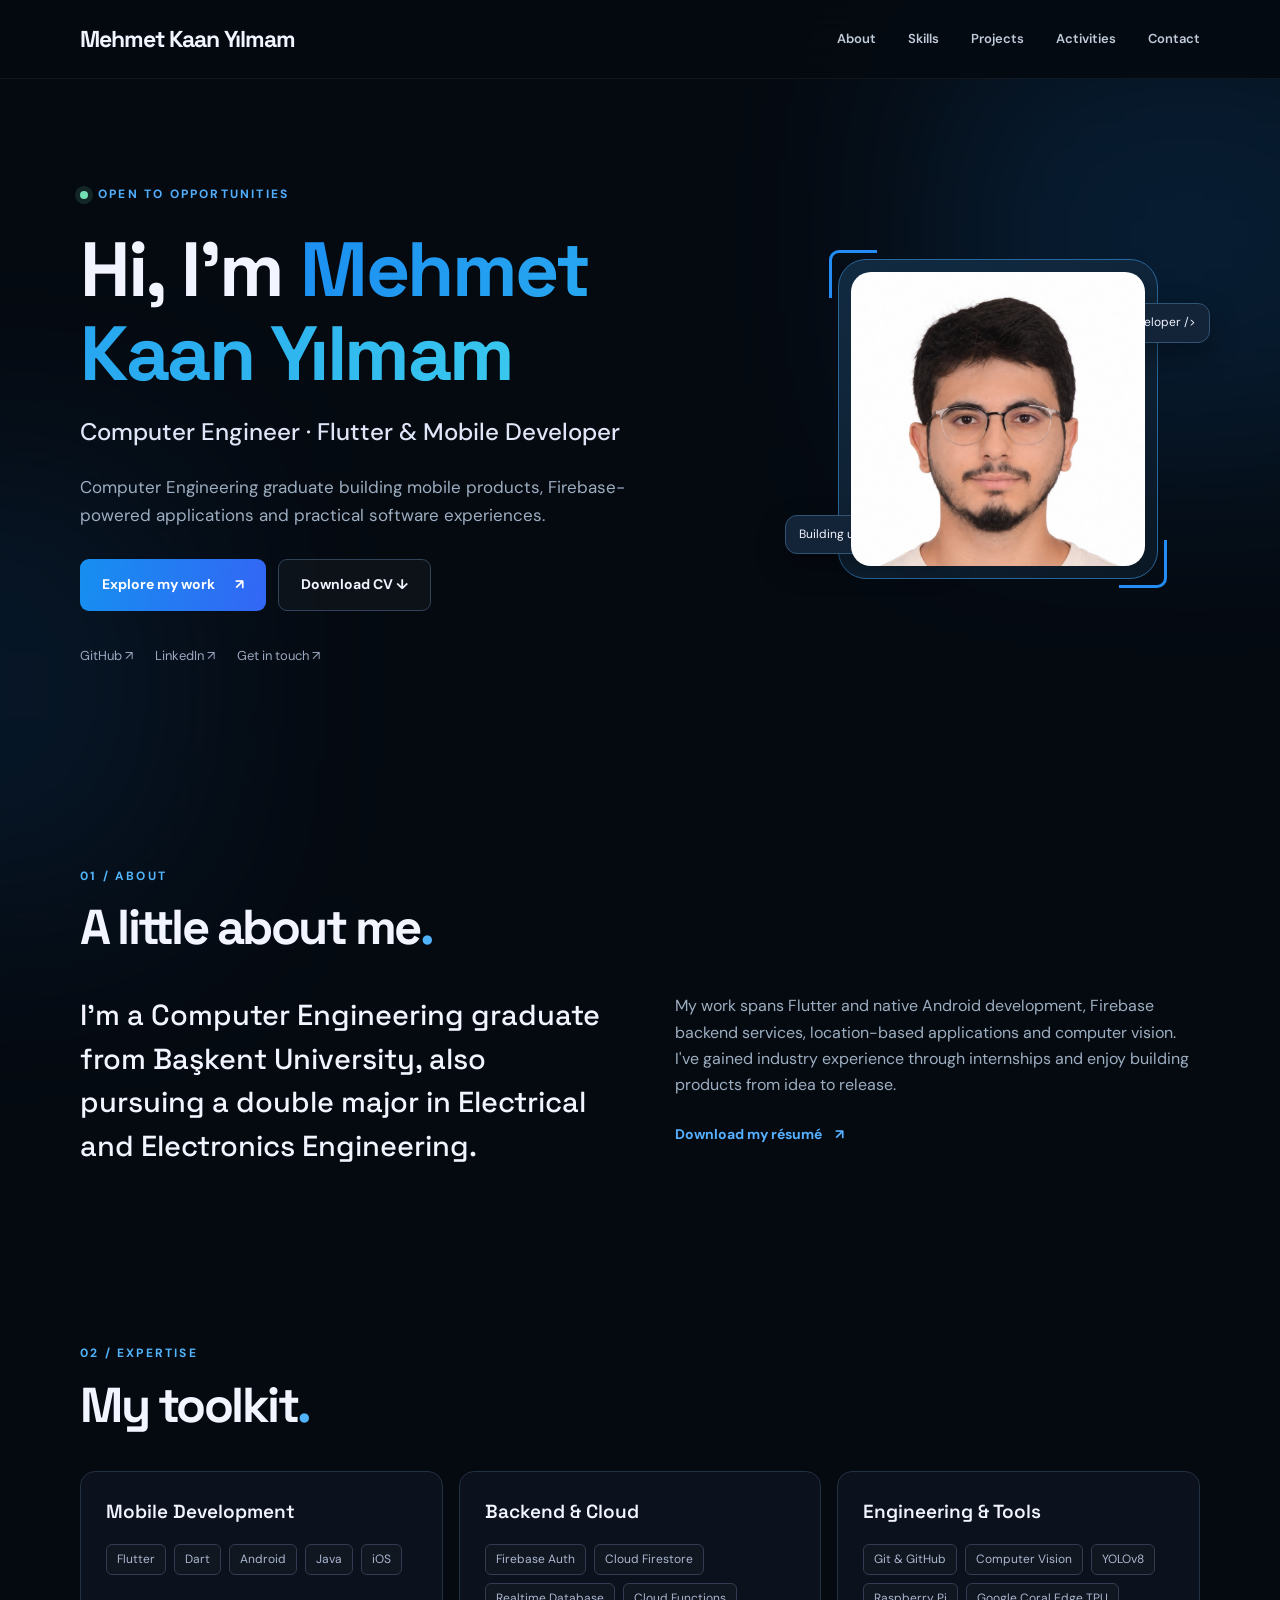
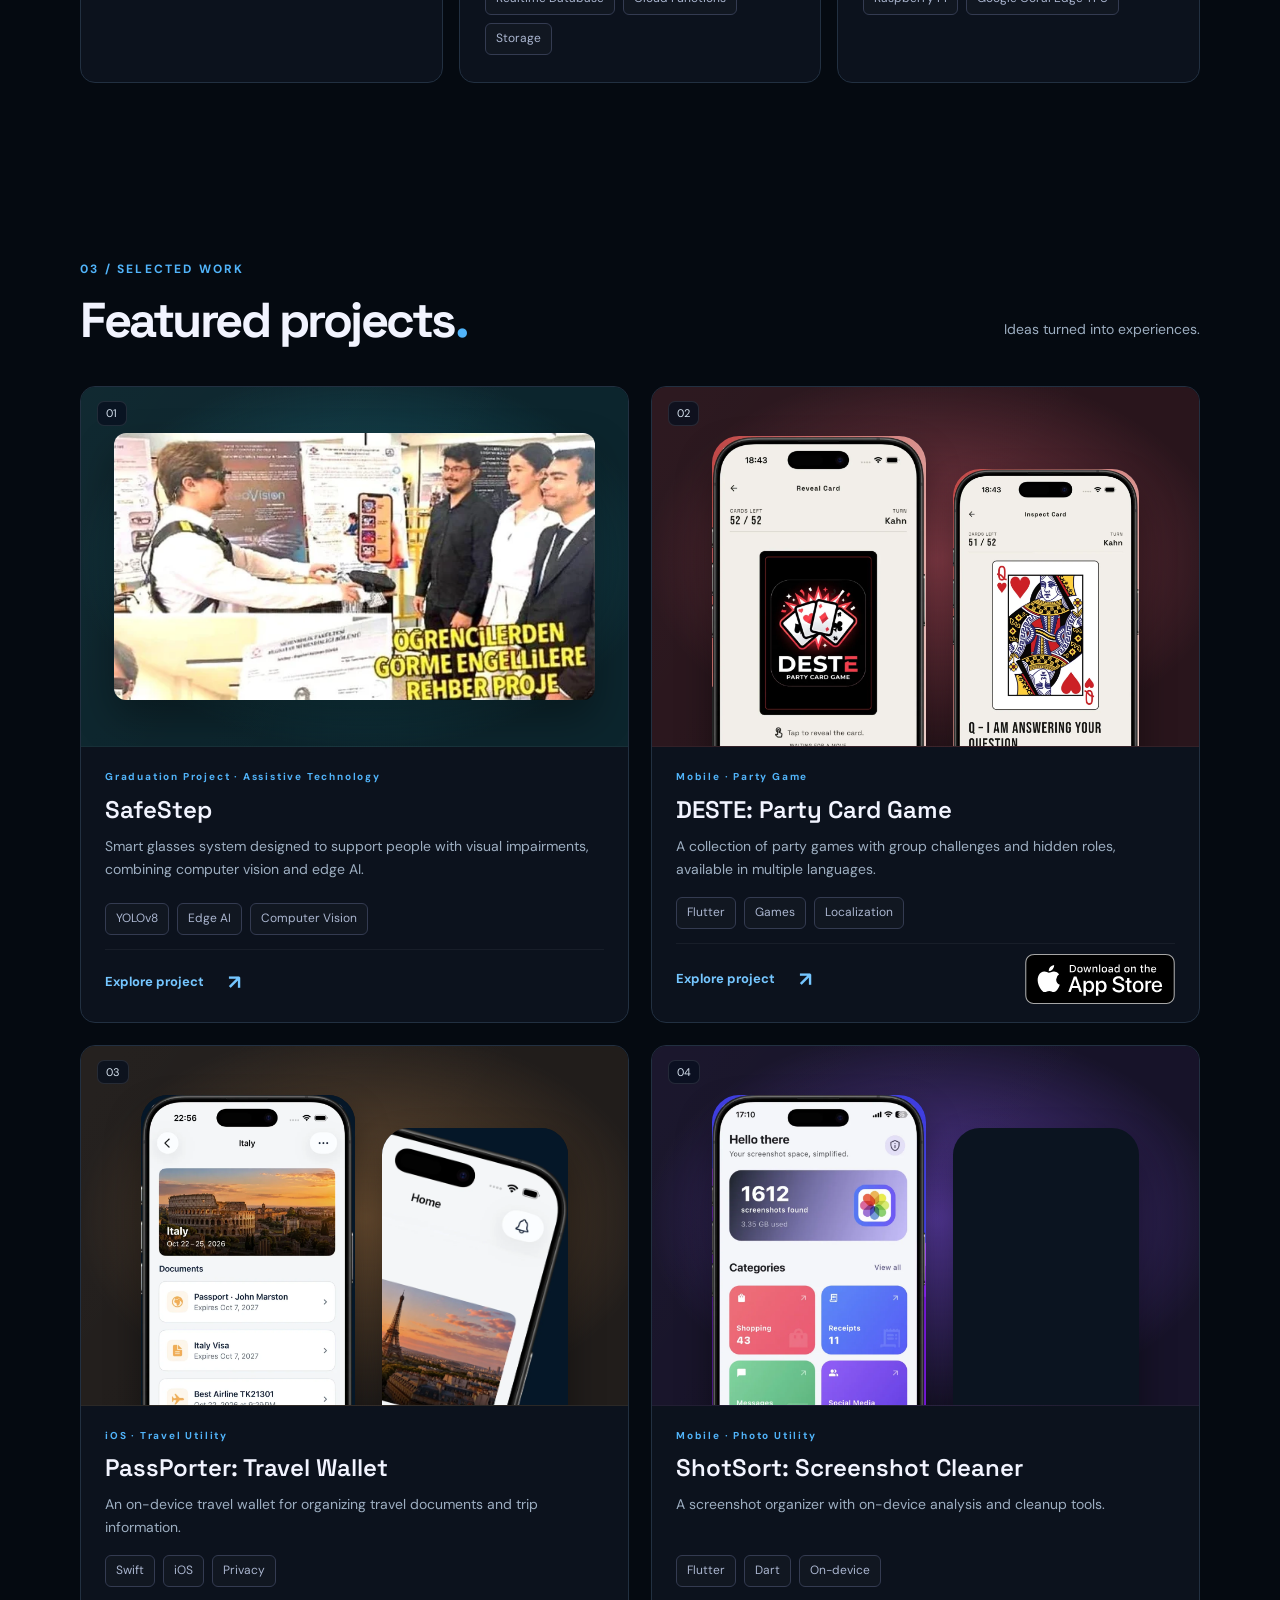
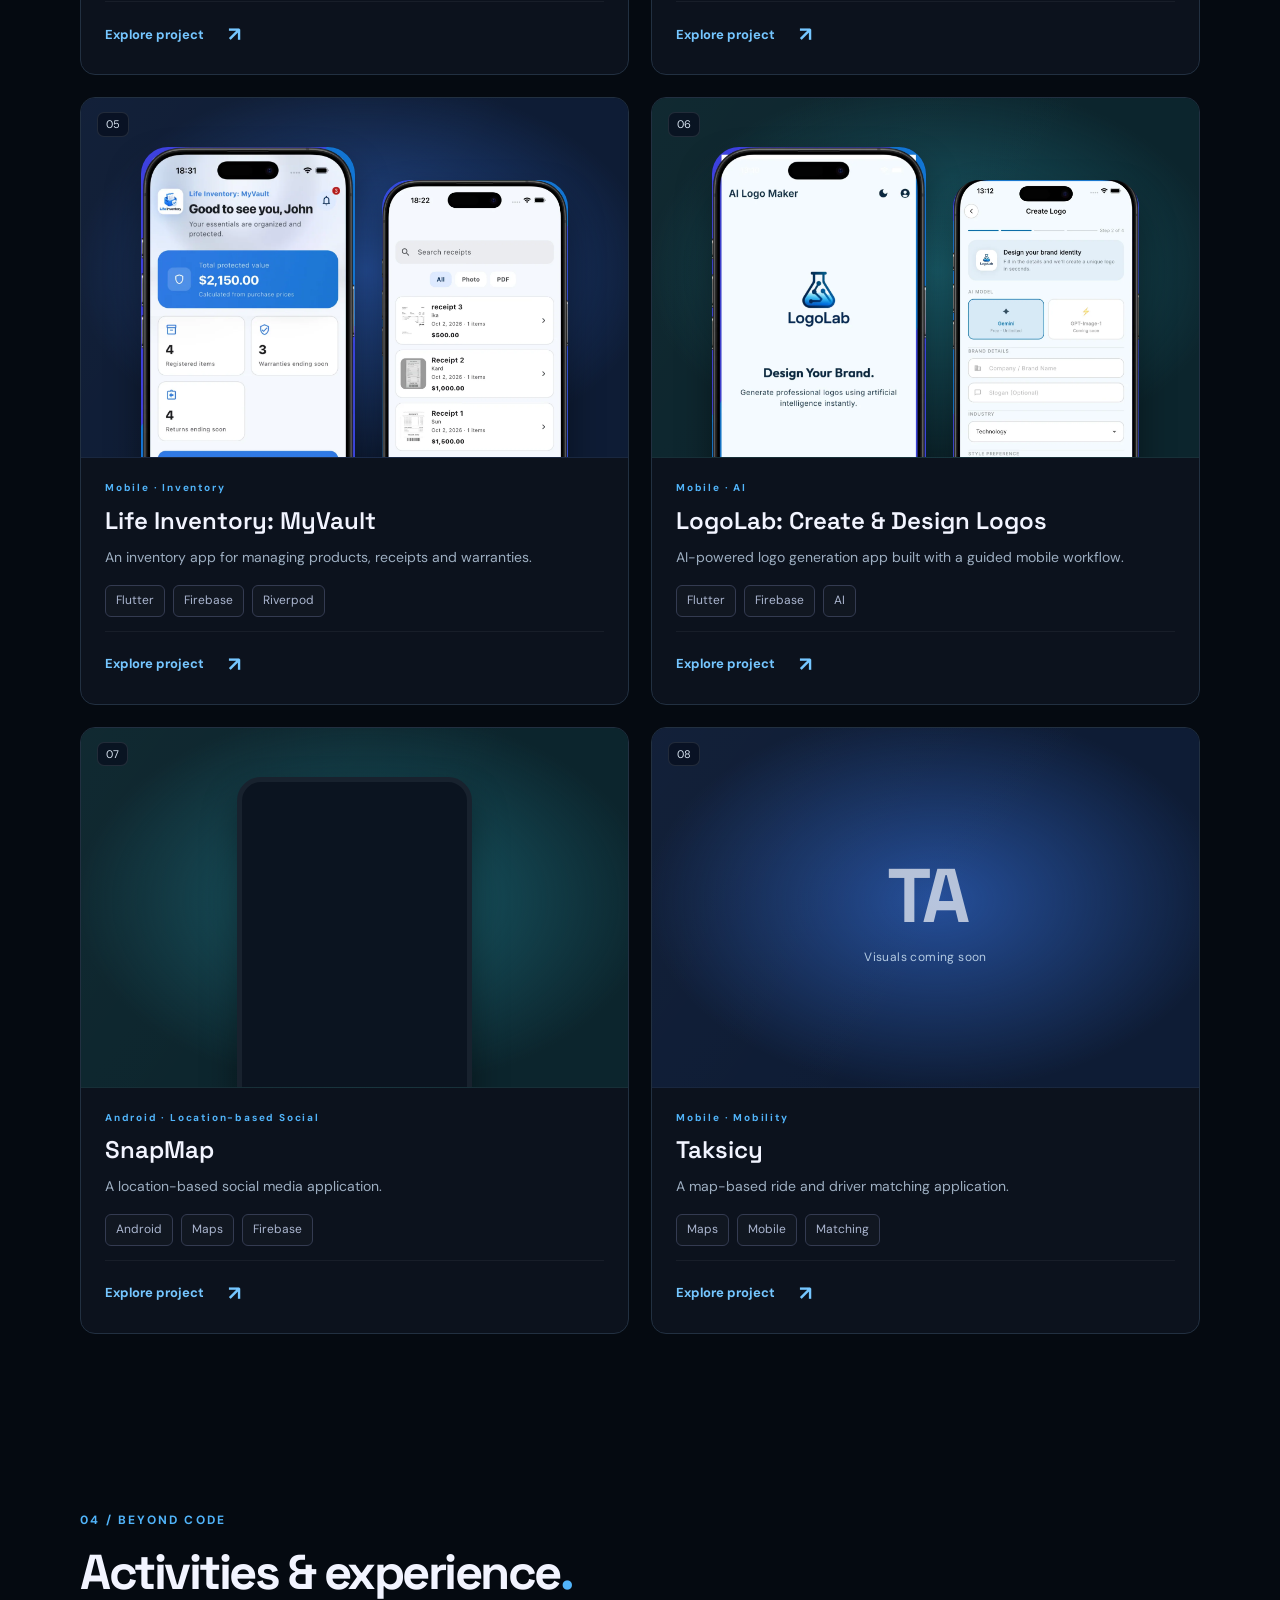
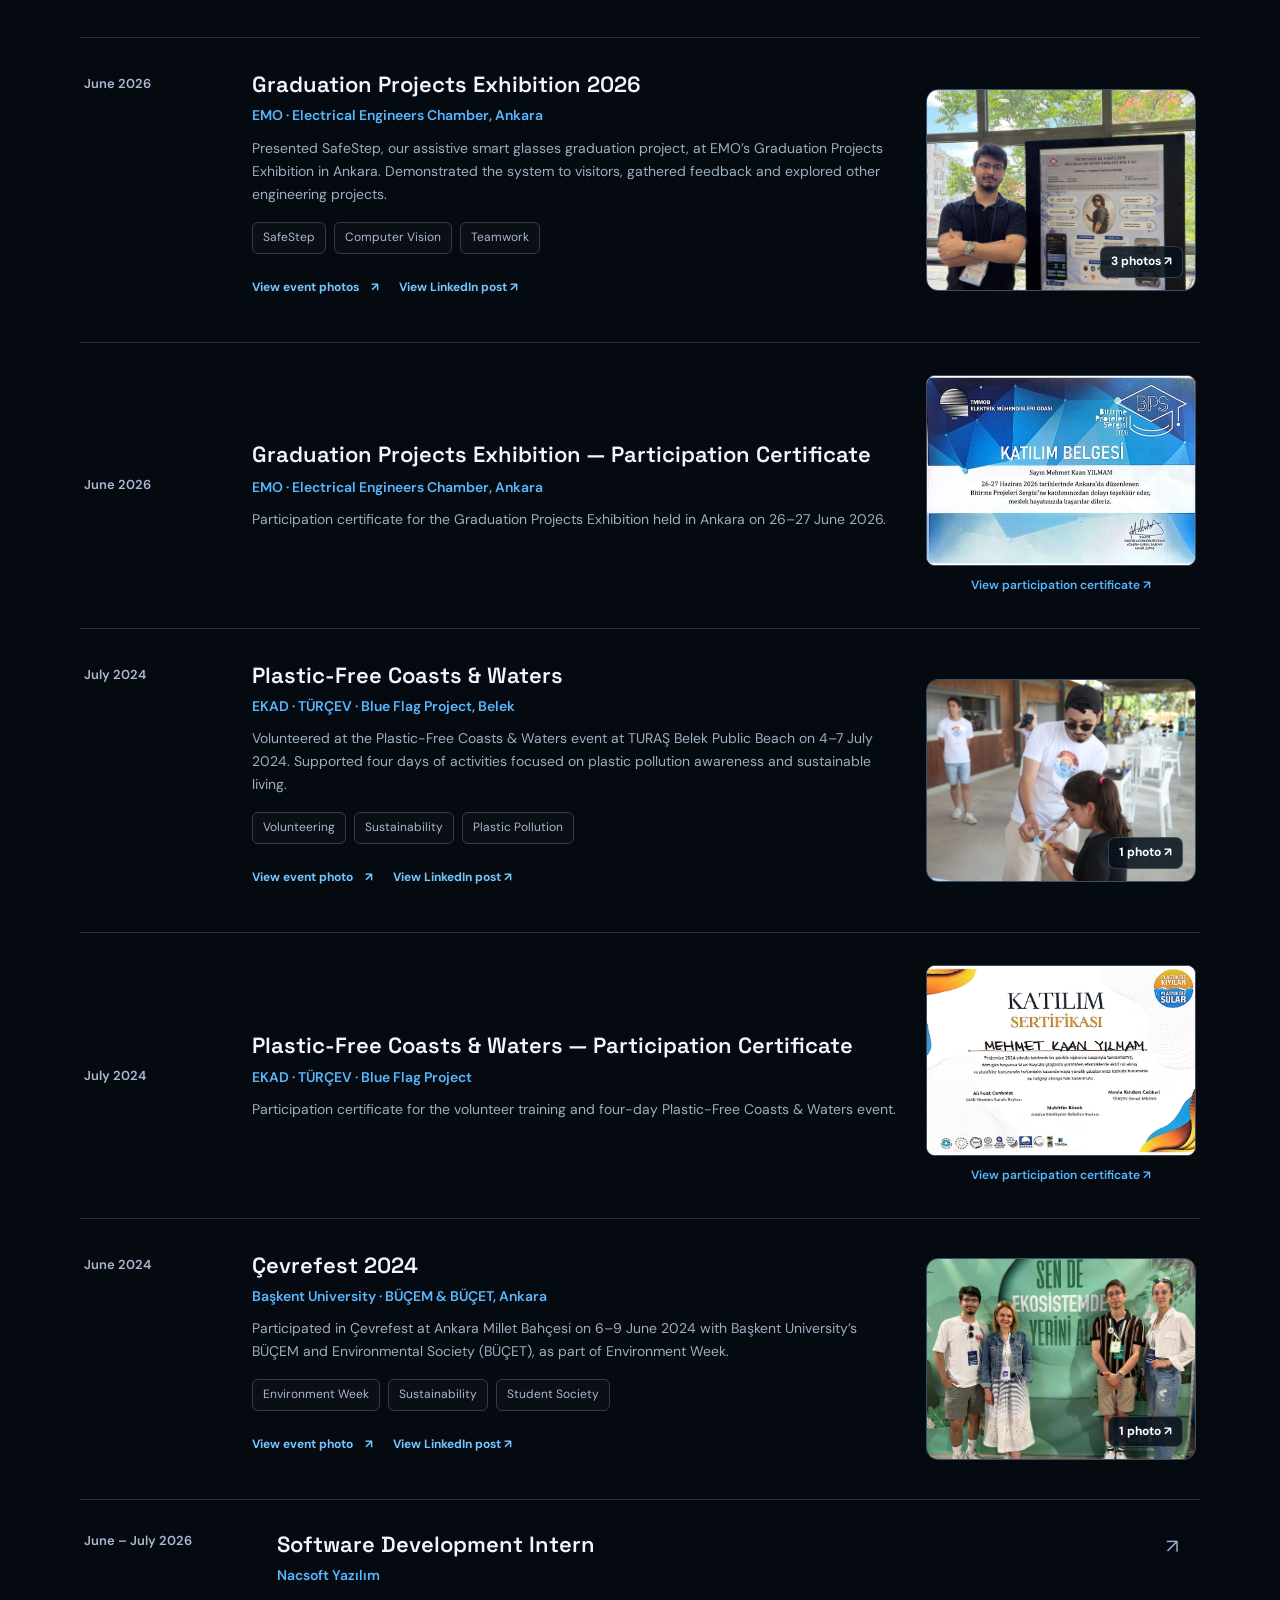
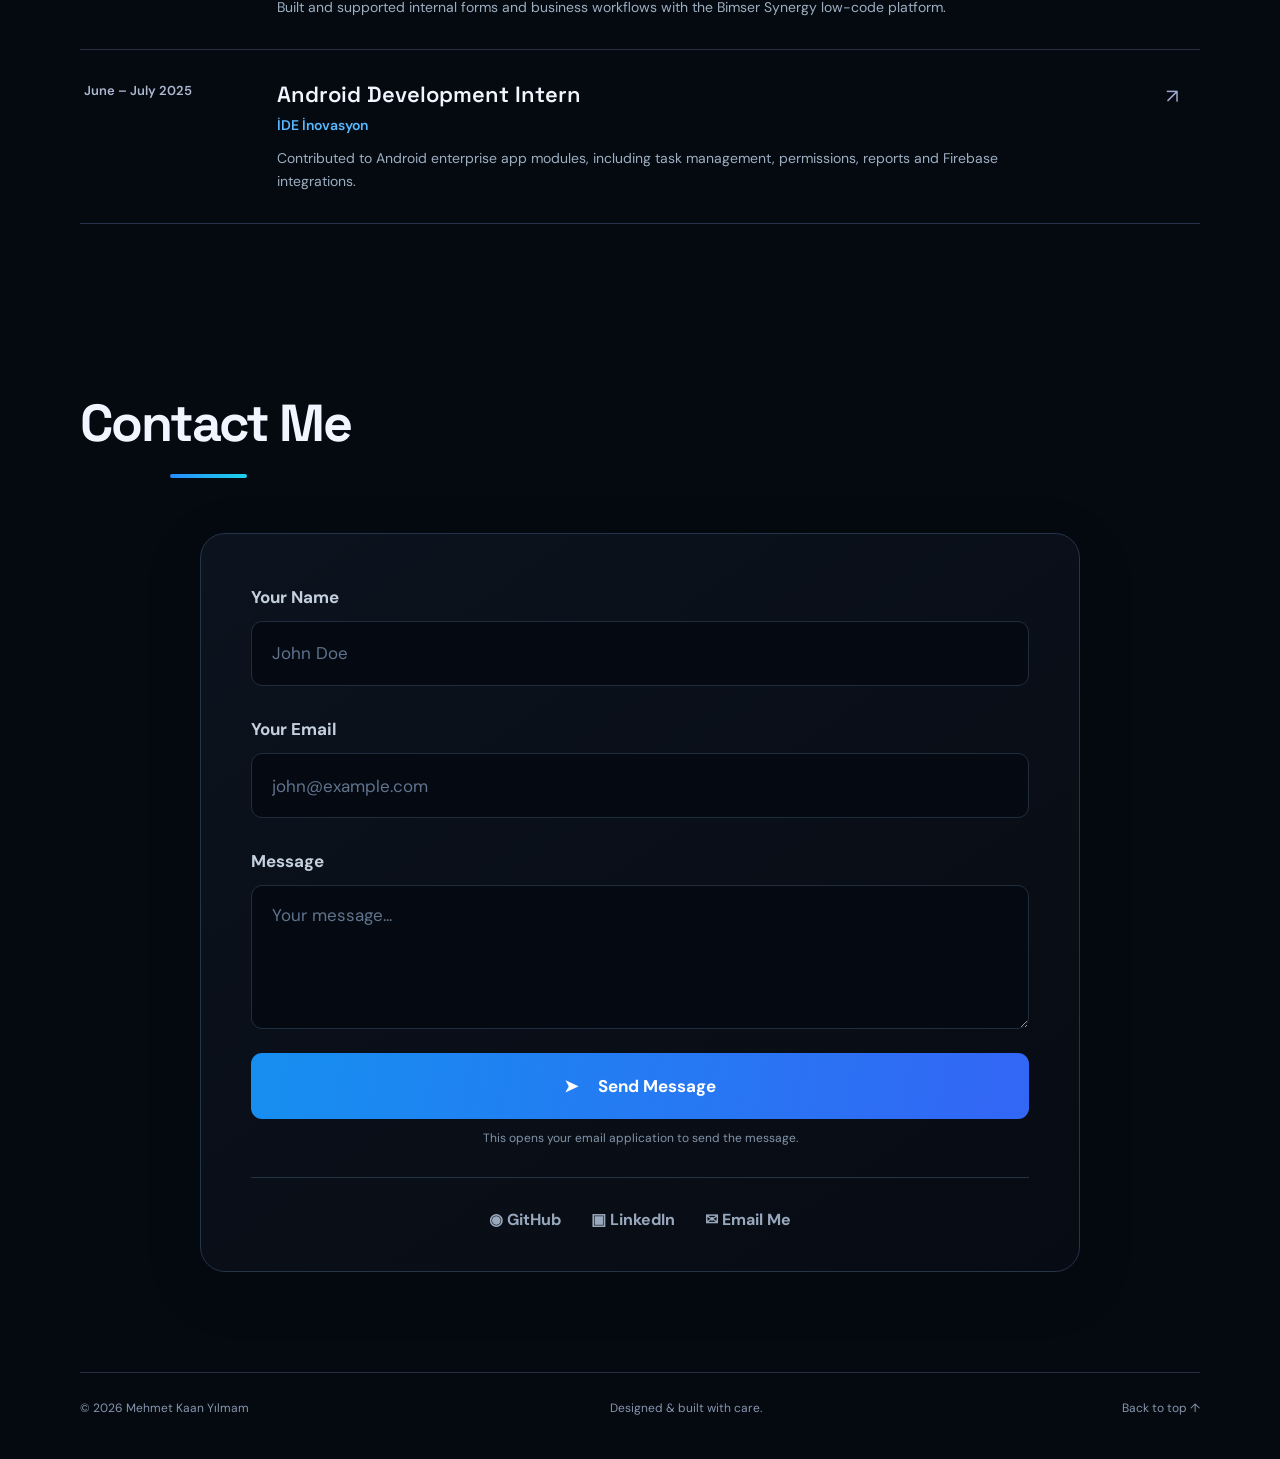
<file: index.html>
<!doctype html>
<html lang="en">
<head>
  <meta charset="utf-8" />
  <meta name="viewport" content="width=device-width, initial-scale=1" />
  <meta name="theme-color" content="#050a11" />
  <meta name="description" content="Personal portfolio — software engineering, mobile apps, and selected projects." />
  <title>Portfolio | Software Engineer</title>
  <link rel="stylesheet" href="style.css?v=20261012-activities-cevrefest" />
  <script src="config.js" defer></script>
  <script src="script.js" defer></script>
</head>
<body>
  <div class="glow glow-one" aria-hidden="true"></div><div class="glow glow-two" aria-hidden="true"></div>
  <header class="site-header"><div class="nav-wrap container">
    <a class="brand" href="#home" id="brand">Portfolio<span class="brand-dot">.</span></a>
    <button class="menu-toggle" id="menuToggle" aria-label="Toggle navigation" aria-controls="navigation" aria-expanded="false">☰</button>
    <nav id="navigation" class="nav-links" aria-label="Main navigation">
      <a href="#about">About</a><a href="#skills">Skills</a><a href="#projects">Projects</a><a href="#activities">Activities</a><a href="#contact">Contact</a>
    </nav>
  </div></header>
  <main>
    <section class="hero container" id="home"><div class="hero-copy">
      <p class="eyebrow"><span class="status-dot"></span> OPEN TO OPPORTUNITIES</p>
      <h1>Hi, I'm <span class="gradient-text" id="heroName">Your Name</span></h1>
      <h2 id="heroRole">Software Engineer · Mobile Developer</h2>
      <p class="hero-description" id="heroBio"></p>
      <div class="actions"><a class="btn btn-primary" href="#projects">Explore my work <span aria-hidden="true">↗</span></a><a class="btn btn-secondary" id="cvHero" href="assets/cv/Mehmet_Kaan_Yilmam_Public_CV.pdf" download>Download CV ↓</a></div>
      <div class="social-line"><a id="githubTop" target="_blank" rel="noopener noreferrer" href="#">GitHub ↗</a><a id="linkedinTop" target="_blank" rel="noopener noreferrer" href="#">LinkedIn ↗</a><a href="#contact">Get in touch ↗</a></div>
    </div><div class="hero-visual"><div class="photo-frame"><div class="photo-inner" id="heroPhoto"><span id="photoInitials">YN</span></div><span class="photo-corner top-left"></span><span class="photo-corner bottom-right"></span></div><div class="orbit-tag tag-one">&lt;developer /&gt;</div><div class="orbit-tag tag-two">Building useful things ✦</div></div></section>
    <section class="section container" id="about"><div class="section-heading"><span class="section-number">01 / ABOUT</span><h2>A little about me<span class="accent">.</span></h2></div><div class="about-grid"><p class="about-lead" id="aboutLead"></p><div class="about-detail"><p id="aboutDetail"></p><a class="text-link" id="cvAbout" href="assets/cv/Mehmet_Kaan_Yilmam_Public_CV.pdf" download>Download my résumé <span>↗</span></a></div></div></section>
    <section class="section container" id="skills"><div class="section-heading"><span class="section-number">02 / EXPERTISE</span><h2>My toolkit<span class="accent">.</span></h2></div><div class="skills-grid" id="skillsGrid"></div></section>
    <section class="section container" id="projects"><div class="section-heading section-heading-row"><div><span class="section-number">03 / SELECTED WORK</span><h2>Featured projects<span class="accent">.</span></h2></div><p>Ideas turned into experiences.</p></div><div class="projects-grid" id="projectsGrid"></div></section>
    <section class="section container" id="activities"><div class="section-heading"><span class="section-number">04 / BEYOND CODE</span><h2>Activities & experience<span class="accent">.</span></h2></div><div class="activity-list" id="activitiesList"></div></section>
    <section class="section container contact-section" id="contact">
      <div class="section-heading contact-heading"><h2>Contact Me</h2><span class="heading-underline" aria-hidden="true"></span></div>
      <div class="contact-panel">
        <form id="contactForm" class="contact-form" aria-label="Contact form">
          <label for="senderName">Your Name</label>
          <input id="senderName" name="name" type="text" placeholder="John Doe" autocomplete="name" maxlength="100" required />
          <label for="senderEmail">Your Email</label>
          <input id="senderEmail" name="email" type="email" placeholder="john@example.com" autocomplete="email" maxlength="150" required />
          <label for="senderMessage">Message</label>
          <textarea id="senderMessage" name="message" placeholder="Your message..." rows="4" maxlength="4000" required></textarea>
          <button class="btn btn-primary contact-submit" type="submit"><span aria-hidden="true">➤</span> Send Message</button>
          <p class="form-note" id="formNote">This opens your email application to send the message.</p>
        </form>
        <div class="contact-links" aria-label="Social links">
          <a id="githubBottom" target="_blank" rel="noopener noreferrer" href="#">◉ GitHub</a>
          <a id="linkedinBottom" target="_blank" rel="noopener noreferrer" href="#">▣ LinkedIn</a>
          <a id="emailLink" href="mailto:hello@example.com">✉ Email Me</a>
        </div>
      </div>
    </section>
  </main>
  <dialog id="projectDialog" class="project-dialog" aria-labelledby="dialogTitle">
    <div class="dialog-header"><span id="dialogCategory"></span><button id="dialogClose" type="button" aria-label="Close gallery">✕</button></div>
    <h2 id="dialogTitle"></h2><p id="dialogDescription"></p>
    <div class="gallery-shell"><button id="galleryPrev" class="gallery-nav" type="button" aria-label="Previous image">‹</button><div class="gallery-image-wrap"><img id="galleryImage" alt="Gallery image" /></div><button id="galleryNext" class="gallery-nav" type="button" aria-label="Next image">›</button></div>
    <div class="gallery-footer"><span id="galleryCounter"></span><div id="galleryDots" class="gallery-dots"></div></div>
    <div id="dialogTags" class="skill-tags"></div><div id="dialogLinks" class="project-links"></div>
  </dialog>
  <footer class="footer container"><span id="footerName">© Portfolio</span><span>Designed & built with care.</span><a href="#home">Back to top ↑</a></footer>
</body>
</html>
</file>
<file: style.css>
@import url('https://fonts.googleapis.com/css2?family=DM+Sans:wght@400;500;600;700&family=Space+Grotesk:wght@400;500;600;700&display=swap');
:root{color-scheme:dark;--bg:#050a11;--surface:#0c121d;--border:#293147;--text:#f2f4ff;--muted:#9fa9c0;--accent:#48aeff;--font: 'DM Sans',sans-serif}*{box-sizing:border-box}html{scroll-behavior:smooth}body{margin:0;background:var(--bg);color:var(--text);font-family:var(--font);line-height:1.65;overflow-x:hidden}a{color:inherit;text-decoration:none}button{font:inherit} .container{width:min(1120px,calc(100% - 48px));margin-inline:auto}.glow{position:absolute;pointer-events:none;filter:blur(105px);opacity:.2;z-index:-1}.glow-one{height:430px;width:500px;top:20px;right:-160px;background:#1762ab}.glow-two{height:430px;width:400px;top:470px;left:-220px;background:#236cbd}.site-header{height:79px;border-bottom:1px solid #ffffff0e;position:sticky;top:0;z-index:20;background:#050a11e8;backdrop-filter:blur(18px)}.nav-wrap{height:100%;display:flex;align-items:center;justify-content:space-between}.brand{font:700 23px 'Space Grotesk',sans-serif;letter-spacing:-1px}.brand-dot,.accent{color:#39bded}.nav-links{display:flex;gap:32px}.nav-links a{color:#c1ccda;font-size:13px;font-weight:600;transition:color .2s}.nav-links a:hover,.text-link:hover{color:white}.menu-toggle{display:none}.hero{min-height:655px;display:grid;grid-template-columns:1.25fr .75fr;align-items:center;gap:40px;padding-block:94px 110px}.eyebrow,.section-number,.project-category{font-size:12px;font-weight:700;letter-spacing:2.2px;color:#52afff}.eyebrow{display:flex;align-items:center;gap:10px}.status-dot{width:8px;height:8px;border-radius:50%;background:#73e0b3;box-shadow:0 0 0 5px #73e0b322}.hero h1,.section h2{font-family:'Space Grotesk',sans-serif;line-height:1.1;letter-spacing:-2.5px}.hero h1{font-size:clamp(48px,6vw,78px);margin:22px 0 16px}.gradient-text{background:linear-gradient(105deg,#27a4ff,#3b73ff,#18c4e8);background-clip:text;-webkit-background-clip:text;color:transparent}.hero h2{font-size:clamp(18px,2.3vw,24px);margin:0;color:#e0e5f8;font-weight:500}.hero-description{font-size:17px;color:var(--muted);max-width:585px;margin:22px 0 30px}.actions{display:flex;gap:12px;flex-wrap:wrap}.btn{display:inline-flex;align-items:center;gap:20px;padding:13px 22px;border-radius:9px;font-weight:700;font-size:14px;transition:transform .2s,background .2s}.btn:hover{transform:translateY(-3px)}.btn-primary{background:#238df5;color:#101228}.btn-secondary{border:1px solid #304358;background:#ffffff08}.disabled{pointer-events:none;opacity:.4}.social-line{display:flex;gap:22px;margin-top:34px;color:#9ca8bf;font-size:13px}.social-line a:hover,.contact-links a:hover{color:#61bcff}.hero-visual{position:relative;display:flex;justify-content:center;align-items:center;min-height:340px}.photo-frame{position:relative;width:min(320px,90%);aspect-ratio:1;border:1px solid #27679c;border-radius:28px;padding:12px;background:linear-gradient(140deg,#193b59a3,#0b1724)}.photo-inner{height:100%;width:100%;border-radius:20px;display:grid;place-items:center;overflow:hidden;background:radial-gradient(circle at 65% 24%,#1c5d99,#143657 46%,#0a1a2a 86%)}.photo-inner span{font:700 105px 'Space Grotesk',sans-serif;color:#b4e2ff}.photo-inner img{width:100%;height:100%;object-fit:cover;position:relative;z-index:1}.photo-corner{position:absolute;width:48px;height:48px;border:3px solid #238df5}.top-left{top:-10px;left:-10px;border-bottom:0;border-right:0;border-radius:10px 0 0 0}.bottom-right{bottom:-10px;right:-10px;border-top:0;border-left:0;border-radius:0 0 10px 0}.orbit-tag{position:absolute;background:#132338;border:1px solid #305574;border-radius:12px;font-size:12px;padding:9px 13px;box-shadow:0 12px 30px #0005}.tag-one{right:-10px;top:54px}.tag-two{left:-10px;bottom:35px}.section{padding-block:86px;scroll-margin-top:85px}.section-heading{margin-bottom:38px}.section h2{font-size:clamp(35px,4vw,49px);margin:13px 0 0}.section-heading-row{display:flex;align-items:end;justify-content:space-between;gap:20px}.section-heading-row p{color:var(--muted);font-size:14px;margin:0 0 7px}.about-grid{display:grid;grid-template-columns:1fr 1fr;gap:70px}.about-lead{font:500 clamp(21px,2.5vw,29px)/1.5 'Space Grotesk',sans-serif;margin:0}.about-detail p{color:var(--muted);font-size:16px;margin:0 0 22px}.text-link{font-weight:700;font-size:14px;color:#56b0ff}.text-link span{margin-left:10px}.skills-grid{display:grid;grid-template-columns:repeat(3,1fr);gap:16px}.skill-card,.project-card{background:#0c121d;border:1px solid var(--border);border-radius:15px}.skill-card{padding:27px 25px;min-height:175px}.skill-card h3{font:600 19px 'Space Grotesk',sans-serif;margin:0 0 20px}.skill-tags{display:flex;flex-wrap:wrap;gap:8px}.skill-tags span{font-size:12px;color:#abb6d0;padding:5px 10px;border:1px solid #343b51;border-radius:6px;background:#ffffff05}.projects-grid{display:grid;grid-template-columns:repeat(2,minmax(0,1fr));gap:22px}.project-card{overflow:hidden;transition:transform .25s,border-color .25s}.project-card:hover{transform:translateY(-5px);border-color:#317cc4}.project-image{height:235px;display:grid;place-items:center;position:relative;overflow:hidden}.project-image img{position:absolute;inset:0;width:100%;height:100%;object-fit:cover;z-index:2}.project-image.violet{background:radial-gradient(circle at 60% 36%,#56a6e9,#1b4d7f 45%,#0c253b)}.project-image.blue{background:radial-gradient(circle at 65% 35%,#4aa9dc,#20446f 49%,#131f39)}.project-image.orange{background:radial-gradient(circle at 60% 32%,#3b8fe0,#1d4978 48%,#10253a)}.project-image.pink{background:radial-gradient(circle at 60% 35%,#51aae6,#1e5683 50%,#10243d)}.project-image.green{background:radial-gradient(circle at 55% 34%,#54b6e8,#1d5e83 50%,#0a2738)}.project-monogram{font:700 94px 'Space Grotesk',sans-serif;color:#ffffffab;letter-spacing:-9px}.project-count{position:absolute;top:14px;left:20px;font-size:12px;color:#fff9;z-index:3}.project-content{padding:24px 25px 26px}.project-category{font-size:10px;letter-spacing:1.8px}.project-content h3{font:600 25px 'Space Grotesk',sans-serif;margin:8px 0}.project-content p{color:var(--muted);font-size:14px;line-height:1.8;margin:0 0 20px;min-height:50px}.project-links{display:flex;gap:18px;margin-top:22px;padding-top:16px;border-top:1px solid #ffffff13;font-size:13px;color:#65baff;font-weight:700}.activity{display:grid;grid-template-columns:165px 1fr 30px;gap:28px;padding:30px 4px;border-bottom:1px solid #273047}.activity:first-child{border-top:1px solid #273047}.activity-date{color:#aeb8d1;font-size:13px;font-weight:600}.activity h3{font:600 22px 'Space Grotesk',sans-serif;margin:0}.activity-org{color:#58b8ff!important;font-weight:600;margin:6px 0 9px!important}.activity p{font-size:14px;color:var(--muted);max-width:760px;margin:0}.activity-symbol{color:#a0a9cf;font-size:20px}.contact-section{padding-top:115px;padding-bottom:105px}.contact-panel{text-align:center;border:1px solid #213448;border-radius:23px;background:radial-gradient(ellipse at 50% 0,#12335666,transparent 67%),#0c121d;padding:69px 20px}.contact-panel h2{font-size:clamp(39px,5vw,62px);margin:20px 0}.contact-panel p{color:var(--muted);margin:0 auto 28px;max-width:500px}.contact-panel .btn{margin:auto}.contact-links{display:flex;justify-content:center;gap:25px;margin-top:31px;color:#abb5cf;font-size:13px}.footer{display:flex;justify-content:space-between;gap:15px;border-top:1px solid #252d43;padding-block:26px 40px;color:#8895ae;font-size:12px} [hidden]{display:none!important}
@media(max-width:800px){.hero{grid-template-columns:1fr;min-height:0;padding-top:75px;gap:50px}.hero-visual{grid-row:1;min-height:260px}.photo-frame{width:240px}.tag-one{right:6%}.tag-two{left:5%}.about-grid{gap:28px}.skills-grid{grid-template-columns:1fr 1fr}.projects-grid{gap:14px}.project-image{height:190px}}
@media(max-width:600px){.container{width:min(100% - 32px,1120px)}.site-header{height:68px}.menu-toggle{display:block;background:transparent;color:white;border:0;font-size:24px;cursor:pointer}.nav-links{display:none;position:absolute;top:68px;left:0;right:0;flex-direction:column;gap:0;background:#0c121d;padding:15px 23px;border-bottom:1px solid var(--border)}.nav-links.open{display:flex}.nav-links a{padding:10px}.hero{padding-top:45px;padding-bottom:45px}.hero h1{letter-spacing:-2px}.hero-description{font-size:15px}.hero-visual{min-height:260px}.photo-frame{width:215px}.orbit-tag{font-size:10px}.tag-one{right:-4px}.tag-two{left:-4px}.section{padding-block:59px}.about-grid,.skills-grid,.projects-grid{grid-template-columns:1fr}.section-heading-row{align-items:start;flex-direction:column}.project-image{height:210px}.activity{grid-template-columns:1fr 20px;gap:10px}.activity-date{grid-column:1/-1}.contact-section{padding:70px 0}.contact-panel{padding:52px 18px}.footer{flex-wrap:wrap}.footer span:nth-child(2){display:none}}
@media(prefers-reduced-motion:reduce){html{scroll-behavior:auto}*,*:before,*:after{transition:none!important}}

/* Activity certificate previews */
.activity:has(.activity-certificate){grid-template-columns:165px minmax(0,1fr) 175px;align-items:center}
.activity-certificate{display:grid;gap:7px;align-self:center;color:#58b8ff;font-weight:600;font-size:11px;text-align:center}
.activity-certificate img{display:block;width:175px;max-height:105px;object-fit:contain;background:#fff;border-radius:9px;border:1px solid #424b62}
.activity-certificate:hover span{text-decoration:underline}
@media(max-width:800px){.activity:has(.activity-certificate){grid-template-columns:1fr 130px;gap:12px}.activity:has(.activity-certificate) .activity-date{grid-column:1/-1}.activity-certificate img{width:130px}}
@media(max-width:430px){.activity:has(.activity-certificate){grid-template-columns:1fr}.activity-certificate{justify-self:start;text-align:left}.activity-certificate img{width:175px}}

/* Pure blue visual system + screenshot-inspired contact form */
:root{--bg:#050a11;--surface:#0c121d;--border:#223041;--accent:#2c9cf5;--muted:#9daec1}
.glow-one{background:#1167b4}.glow-two{background:#104a83}
.gradient-text{background:linear-gradient(110deg,#1b8ff1,#39c8ee);background-clip:text;-webkit-background-clip:text;color:transparent}
.btn-primary{background:linear-gradient(100deg,#168ff0,#3366f5);color:#fff;border:0;cursor:pointer;justify-content:center}
.btn-primary:hover{background:linear-gradient(100deg,#36a7ff,#447cfb)}
.btn-secondary:hover{border-color:#218deb}
.project-image.blue{background:radial-gradient(circle at 60% 30%,#358fce,#144f85 55%,#0c1e35)}
.project-category,.section-number,.accent,.brand-dot{color:#51b4fa}
.contact-section{padding-top:85px;padding-bottom:100px}
.contact-heading{margin-bottom:55px}.contact-heading h2{font-size:clamp(38px,4.5vw,52px);margin:0;letter-spacing:-2px}
.heading-underline{display:block;width:77px;height:4px;border-radius:10px;margin:22px 0 0 90px;background:linear-gradient(90deg,#268dfb,#1ed2e8)}
.contact-panel{max-width:880px;margin-inline:auto;background:linear-gradient(145deg,#0c131e,#070b13);border:1px solid #253449;border-radius:25px;text-align:left;padding:48px 50px 38px;box-shadow:0 16px 60px #0002}
.contact-form{display:flex;flex-direction:column;gap:10px}
.contact-form label{font-size:17px;color:#c5d0df;font-weight:700;margin-top:1px}
.contact-form input,.contact-form textarea{width:100%;background:#050a12;border:1px solid #202d3c;border-radius:11px;color:#ecf5ff;font:inherit;font-size:17px;padding:15px 20px;outline:none;transition:border-color .15s,box-shadow .15s}
.contact-form input{height:65px;margin-bottom:18px}
.contact-form textarea{resize:vertical;min-height:118px;margin-bottom:14px}
.contact-form input::placeholder,.contact-form textarea::placeholder{color:#60748d}
.contact-form input:focus,.contact-form textarea:focus{border-color:#309bfd;box-shadow:0 0 0 3px #178bf329}
.contact-submit{width:100%;font-size:17px;min-height:66px;border-radius:11px;margin:0!important}
.form-note{color:#8394a9!important;font-size:12px;text-align:center;margin:0!important;max-width:none!important}
.contact-links{margin-top:28px;padding-top:29px;border-top:1px solid #263343;display:flex;justify-content:center;flex-wrap:wrap;gap:30px;font-size:16px;font-weight:700;color:#99a9bd}
.contact-links a:hover{color:#51b4fa}
@media(max-width:600px){.contact-heading{margin-bottom:28px}.heading-underline{margin-left:35px}.contact-panel{padding:28px 18px}.contact-form label{font-size:15px}.contact-form input,.contact-form textarea{font-size:15px}.contact-links{gap:18px;font-size:13px}}

/* Project card actions and accessible image gallery */
.project-open{padding:0;margin:0;width:100%;border:0;background:none;color:inherit;text-align:left;cursor:pointer;display:block;position:relative}
.project-open:focus-visible,.gallery-nav:focus-visible,.dialog-header button:focus-visible,.gallery-dot:focus-visible{outline:3px solid #58b9ff;outline-offset:3px}
/* Wide project compositions built from the original screenshot assets. */
.project-card{display:flex;flex-direction:column}
.project-open:focus-visible{outline-offset:-4px;z-index:1}
.project-showcase{--showcase-glow:#254c93;--showcase-base:#101c32;display:block;height:auto;aspect-ratio:1.52;background:radial-gradient(ellipse at 52% 48%,var(--showcase-glow),transparent 72%),var(--showcase-base);border-bottom:1px solid #ffffff0c;isolation:isolate}
.showcase-violet{--showcase-glow:#573a9e;--showcase-base:#171329}
.showcase-blue{--showcase-glow:#254f9a;--showcase-base:#0e1c35}
.showcase-warm{--showcase-glow:#6c4f32;--showcase-base:#211d1b}
.showcase-red{--showcase-glow:#863c48;--showcase-base:#29151c}
.showcase-teal{--showcase-glow:#1a606e;--showcase-base:#0c252d}
.project-showcase::before{content:"";position:absolute;inset:0;background:linear-gradient(125deg,#ffffff05,transparent 60%);pointer-events:none}
.project-screens{position:absolute;inset:0;display:flex;align-items:flex-start;justify-content:center;gap:5%;padding-top:9%;z-index:2;transition:transform .3s ease}
.project-screen{position:relative;display:block;flex:none;width:39%;aspect-ratio:var(--screen-ratio);overflow:hidden;border-radius:27px 27px 16px 16px;background:#0b1420;box-shadow:0 18px 35px #0006}
.project-screen-2{width:34%;margin-top:6%}
.project-screen-3{width:26%;margin-top:12%}
.project-screen img{position:absolute;inset:auto;width:var(--image-width,100%);height:auto;max-width:none;left:var(--image-left,0);top:var(--image-top,0);object-fit:initial;background:transparent;z-index:1;display:block}
.project-open:hover .project-screens{transform:translateY(-5px)}
.showcase-single .project-screen{width:43%;border:5px solid #18222e;border-radius:24px}
.showcase-landscape .project-screens{align-items:center;padding-top:0}
.showcase-landscape .project-screen{width:88%;border-radius:12px;box-shadow:0 18px 40px #0005}
.project-placeholder{position:absolute;inset:0;display:flex;flex-direction:column;align-items:center;justify-content:center;gap:4px;color:#b4cbe3}
.project-showcase:has(.project-screen) .project-placeholder{display:none}
.project-placeholder .project-monogram{font-size:76px;letter-spacing:-5px}
.project-placeholder-label{font-size:12px;letter-spacing:.4px}
.project-count{top:14px;left:16px;min-width:30px;padding:3px 8px;border:1px solid #ffffff1a;border-radius:7px;background:#08101fc9;color:#d6e2ef;line-height:1.5;font-size:11px;z-index:3}
.project-content{display:flex;flex-direction:column;flex:1;padding:22px 24px 18px}
.project-content h3{font-size:24px;line-height:1.3;margin:8px 0 10px}
.project-content p{min-height:0;line-height:1.65;margin:0 0 16px}
.project-content>.skill-tags{margin-top:auto}
.project-actions{display:flex;align-items:center;flex-wrap:wrap;gap:8px 20px;margin-top:14px;padding-top:10px;border-top:1px solid #ffffff0d}
.project-explore{display:inline-flex;align-items:center;justify-content:space-between;gap:24px;min-height:44px;padding:0;border:0;background:none;color:#75c6ff;font-size:13px;font-weight:700;cursor:pointer}
.project-explore span{font-size:20px;line-height:1;transition:transform .2s}
.project-explore:hover{color:#e0f2ff}.project-explore:hover span{transform:translate(2px,-2px)}
.project-explore:focus-visible{outline:3px solid #58b9ff;outline-offset:4px;border-radius:3px}
.project-actions .project-links{margin:0;padding:0;border:0;gap:16px}
.project-actions .project-links a{display:inline-flex;align-items:center;min-height:44px}
.app-store-button{display:inline-flex;align-items:center;justify-content:center;min-height:50px;border-radius:10px;transition:transform .2s,box-shadow .2s}
.app-store-button img{display:block;width:150px;height:50px}
.app-store-button:hover{transform:translateY(-2px);box-shadow:0 6px 20px #0005}
.app-store-button:focus-visible{outline:3px solid #58b9ff;outline-offset:4px}
.project-actions:has(.app-store-button){justify-content:space-between}
@media(min-width:601px) and (max-width:800px){.project-showcase{aspect-ratio:1.25}.project-screen{width:42%;border-radius:18px}.project-screen-2{width:36%}.project-content{padding:18px}.project-content h3{font-size:22px}.project-category{letter-spacing:1.2px}}
@media(max-width:600px){.projects-grid{gap:24px}.project-showcase{height:auto;aspect-ratio:1.35}.project-screen{width:42%;border-radius:22px 22px 12px 12px}.project-screen-2{width:36%}.project-content{padding:20px 20px 16px}.project-content h3{font-size:23px}}
.project-dialog{width:min(850px,calc(100% - 24px));max-height:min(94vh,1000px);overflow:auto;border:1px solid #385777;border-radius:20px;background:#0b1522;color:#f5f9ff;padding:24px 30px 30px;box-shadow:0 20px 90px #000b}
.project-dialog::backdrop{background:#01050bdb;backdrop-filter:blur(5px)}
.dialog-header{display:flex;align-items:center;justify-content:space-between;gap:15px}.dialog-header span{font-size:12px;letter-spacing:1.5px;text-transform:uppercase;color:#69baff;font-weight:700}.dialog-header button{border:1px solid #344b61;background:#142b40;color:#fff;border-radius:9px;font-size:18px;width:40px;height:40px;cursor:pointer}
.project-dialog h2{font:700 clamp(24px,4vw,34px)/1.2 'Space Grotesk',sans-serif;margin:12px 0}.project-dialog p{color:#bacadb;margin:0 0 19px}
.gallery-shell{display:flex;gap:10px;align-items:center;background:#06101a;border:1px solid #273b50;border-radius:14px;padding:12px 6px;min-height:260px}
.gallery-image-wrap{flex:1;display:grid;place-items:center;min-width:0}.gallery-image-wrap img{display:block;height:min(52vh,560px);max-width:100%;width:auto;object-fit:contain;border-radius:7px}
.gallery-nav{background:#142f4c;color:#d7ecff;border:1px solid #325578;border-radius:10px;font-size:31px;width:40px;height:60px;flex:none;cursor:pointer}.gallery-nav:disabled{opacity:.3;cursor:default}
.gallery-footer{display:flex;justify-content:space-between;align-items:center;gap:10px;color:#a8c5e2;font-size:13px;margin:12px 0 18px}.gallery-dots{display:flex;gap:7px}.gallery-dot{width:9px;height:9px;border:0;border-radius:50%;background:#4a5a6d;padding:0;cursor:pointer}.gallery-dot.active{background:#349af4;width:22px;border-radius:9px}.project-dialog .project-links{margin-top:14px}.project-dialog .project-links:empty{display:none}
@media(max-width:600px){.project-dialog{padding:18px 12px}.gallery-image-wrap img{height:min(55vh,480px)}.gallery-nav{width:30px;height:50px;font-size:24px}.gallery-shell{gap:4px}}

@media(max-width:800px){.brand{font-size:19px;letter-spacing:-.6px}.nav-links{gap:20px}}
@media(max-width:360px){.brand{font-size:17px}}

/* Exhibition photo gallery alongside the activity timeline. */
.activity-event{grid-template-columns:140px minmax(0,1fr) 270px;align-items:center;padding-block:32px}
.activity-event .activity-date{align-self:start;padding-top:3px}
.activity-event-content{min-width:0}
.activity-event-content>.skill-tags{margin-top:16px}
.activity-links{display:flex;align-items:center;flex-wrap:wrap;gap:0 20px;margin-top:12px}
.activity-links a,.activity-gallery-link{display:inline-flex;align-items:center;gap:12px;min-height:44px;font-size:12px;font-weight:700;color:#75c6ff}
.activity-gallery-link{border:0;padding:0;background:none;cursor:pointer;text-align:left}
.activity-links a:hover,.activity-gallery-link:hover{color:#e0f2ff}
.activity-photo{display:block;position:relative;width:100%;aspect-ratio:4/3;overflow:hidden;padding:0;border:1px solid #38516c;border-radius:12px;background:#0c1b2b;color:white;cursor:pointer}
.activity-photo img{display:block;width:100%;height:100%;object-fit:cover;object-position:center 50%;transition:transform .3s}
.activity-photo>span{position:absolute;bottom:12px;right:12px;padding:5px 10px;border:1px solid #ffffff30;border-radius:7px;background:#07111dd9;color:#fff;font-size:12px;font-weight:700;pointer-events:none}
.activity-photo:hover img{transform:scale(1.035)}
.activity-photo:focus-visible,.activity-gallery-link:focus-visible,.activity-links a:focus-visible{outline:3px solid #58b9ff;outline-offset:4px;border-radius:6px}
.project-dialog .project-links{flex-wrap:wrap}.project-dialog .project-links a{display:inline-flex;align-items:center;min-height:44px}
@media(max-width:800px){.activity-event{grid-template-columns:minmax(0,1fr) 230px;gap:16px 24px}.activity-event .activity-date{grid-column:1/-1;padding:0}.activity-links{gap:0 16px}}
@media(max-width:600px){.activity-event{grid-template-columns:1fr;gap:16px}.activity-event .activity-photo{grid-row:2;aspect-ratio:4/3;max-width:420px}.activity-event-content{grid-row:3}.activity-event h3{font-size:22px;line-height:1.35}}
.activity-document:has(.activity-certificate){grid-template-columns:140px minmax(0,1fr) 270px;padding-block:32px}
.activity-document .activity-certificate{font-size:12px;gap:10px}
.activity-document .activity-certificate img{width:270px;max-height:210px}
.activity-document h3{font-size:22px;line-height:1.4}
.activity-document .activity-certificate:focus-visible{outline:3px solid #58b9ff;outline-offset:4px;border-radius:8px}
@media(max-width:800px){.activity-document:has(.activity-certificate){grid-template-columns:minmax(0,1fr) 230px;gap:16px 24px}.activity-document .activity-certificate img{width:230px}}
@media(max-width:600px){.activity-document:has(.activity-certificate){grid-template-columns:1fr;gap:16px}.activity-document .activity-certificate{justify-self:start;text-align:left}.activity-document .activity-certificate img{width:min(300px,100%);max-height:none}}
</file>
